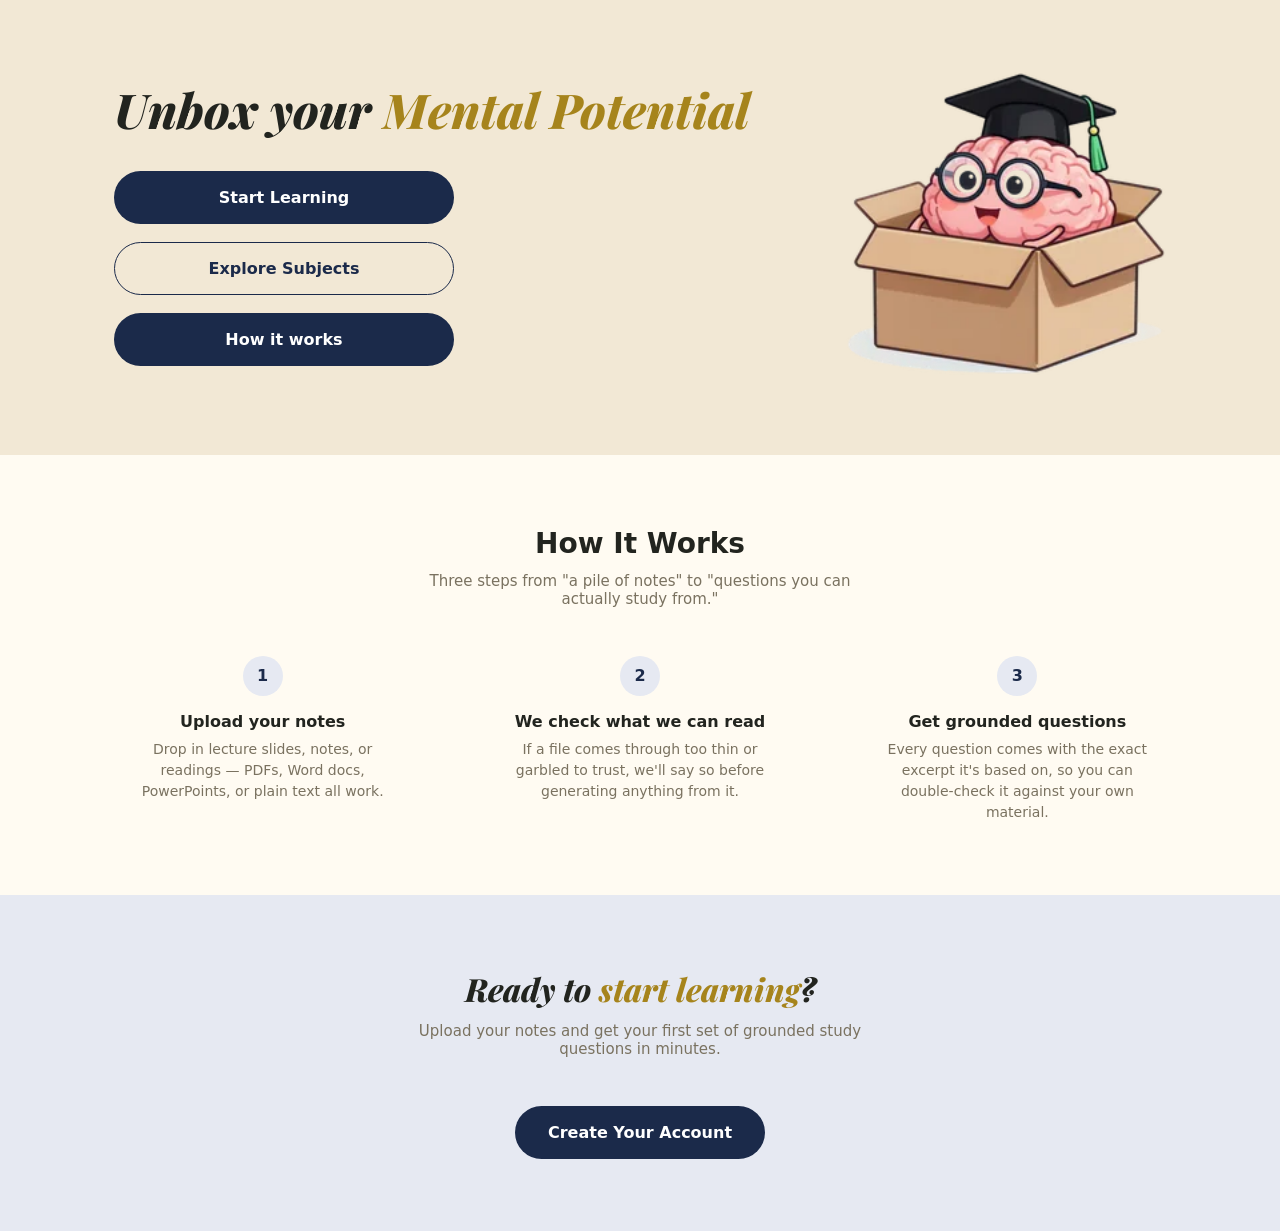
<file: frontend/index.html>
<!DOCTYPE html>
<html lang="en">
<head>
  <meta charset="UTF-8" />
  <meta name="viewport" content="width=device-width, initial-scale=1.0" />
  <title>BrainBoxEdu · Unbox Your Mental Potential</title>

  <!-- Playfair Display is only used for the big italic headline below --
       the rest of the site keeps its normal sans-serif font. Loading
       just the two weights/styles we actually use keeps this light. -->
  <link rel="preconnect" href="https://fonts.googleapis.com">
  <link rel="preconnect" href="https://fonts.gstatic.com" crossorigin>
  <link href="https://fonts.googleapis.com/css2?family=Playfair+Display:ital,wght@1,700;1,800&display=swap" rel="stylesheet">

  <link rel="stylesheet" href="css/base.css" />
  <link rel="stylesheet" href="css/home.css" />
</head>
<body>

  <!-- No navbar on this page by design -- the hero below is the whole
       top of the page. (login.html and explore-subjects.html still
       have their own navbar to get back here.) -->
  <main>
    <section class="hero">
      <div class="hero-content">
        <h1 class="hero-title">
          Unbox your <span class="accent">Mental Potential</span>
        </h1>

        <div class="hero-actions">
          <a href="#get-started" class="btn btn-primary">Start Learning</a>
          <a href="explore-subjects.html" class="btn btn-outline">Explore Subjects</a>
          <a href="#how-it-works" class="btn btn-primary">How it works</a>
        </div>
      </div>

      <!-- The BrainBoxEdu mascot -- your own image, background removed
           so it sits cleanly on the page instead of showing a white box. -->
      <div class="hero-mascot">
        <img class="brainbox-mascot" alt="BrainBoxEdu mascot: a brain wearing glasses and a graduation cap, sitting in an open box" />
      </div>
    </section>

    <!-- ===================== HOW IT WORKS ===================== -->
    <!-- Scroll target for the "How it works" button above. -->
    <section class="how-it-works" id="how-it-works">
      <div class="how-it-works-inner">
        <h2 class="section-title">How It Works</h2>
        <p class="section-subtitle">
          Three steps from "a pile of notes" to "questions you can actually study from."
        </p>

        <div class="steps-grid">
          <div class="step-card">
            <div class="step-number">1</div>
            <h3 class="step-title">Upload your notes</h3>
            <p class="step-description">
              Drop in lecture slides, notes, or readings — PDFs, Word docs,
              PowerPoints, or plain text all work.
            </p>
          </div>

          <div class="step-card">
            <div class="step-number">2</div>
            <h3 class="step-title">We check what we can read</h3>
            <p class="step-description">
              If a file comes through too thin or garbled to trust, we'll
              say so before generating anything from it.
            </p>
          </div>

          <div class="step-card">
            <div class="step-number">3</div>
            <h3 class="step-title">Get grounded questions</h3>
            <p class="step-description">
              Every question comes with the exact excerpt it's based on,
              so you can double-check it against your own material.
            </p>
          </div>
        </div>
      </div>
    </section>

    <!-- ===================== GET STARTED (closing CTA) ===================== -->
    <!-- Scroll target for the hero's "Start Learning" button -- reveals
         this closing pitch before sending anyone to the actual login page. -->
    <section class="get-started" id="get-started">
      <div class="get-started-inner">
        <h2 class="get-started-title">
          Ready to <span class="accent">start learning</span>?
        </h2>
        <p class="section-subtitle">
          Upload your notes and get your first set of grounded study
          questions in minutes.
        </p>
        <a href="login.html" class="btn btn-primary btn-large">Create Your Account</a>
      </div>
    </section>
  </main>

  <script src="js/mascot-loader.js"></script>
</body>
</html>
</file>
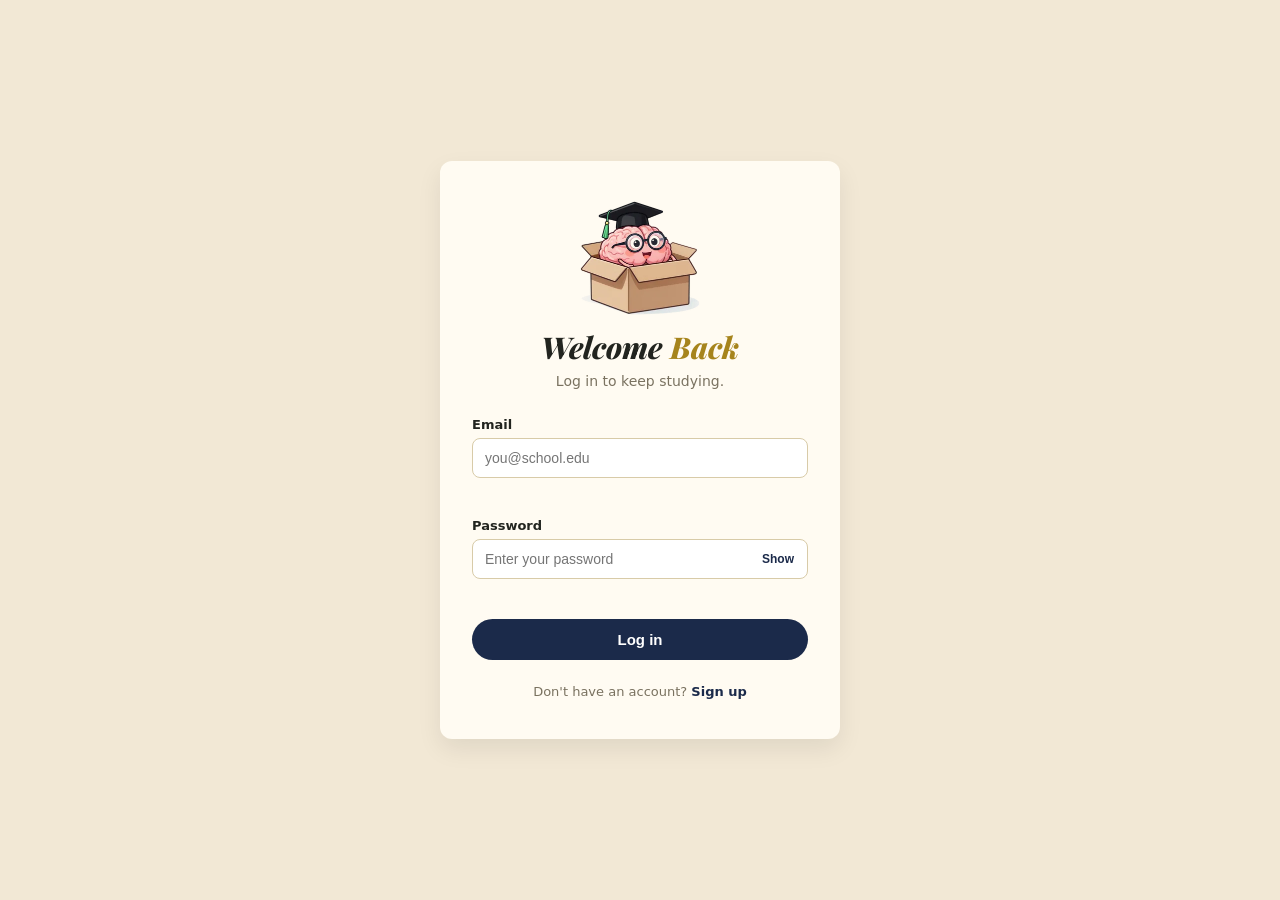
<file: frontend/dashboard.html>
<!DOCTYPE html>
<html lang="en">
<head>
  <meta charset="UTF-8" />
  <meta name="viewport" content="width=device-width, initial-scale=1.0" />
  <title>Study Session · BrainBoxEdu</title>

  <link rel="stylesheet" href="css/base.css" />
  <link rel="stylesheet" href="css/dashboard.css" />
</head>
<body>

  <header>
    <nav class="navbar">
      <a href="index.html" class="brand">
        <div class="brand-mark" aria-hidden="true">BB</div>
        <span class="brand-name">BrainBoxEdu</span>
      </a>

      <div class="navbar-actions">
        <button type="button" class="btn-text" id="logout-button">Log out</button>
      </div>
    </nav>
  </header>

  <main>
    <section class="dashboard">
      <div class="dashboard-inner">
        <h1 class="section-title">Your Study Session</h1>
        <p class="section-subtitle">
          Upload your notes and we'll turn them into study questions grounded
          in your own material.
        </p>

        <!-- ===================== STEP 1: UPLOAD ===================== -->
        <div class="dashboard-card" id="upload-card">
          <h2 class="card-title"><span class="step-number">1</span> Upload your notes</h2>
          <p class="card-hint">PDF, Word doc, PowerPoint, or plain text.</p>

          <form id="upload-form">
            <label class="file-drop" for="file-input" id="file-drop-label">
              <span id="file-drop-text">Choose a file…</span>
            </label>
            <input type="file" id="file-input" accept=".pdf,.docx,.pptx,.txt" hidden />

            <p class="field-error" id="upload-error"></p>

            <button type="submit" class="btn btn-primary" id="upload-button" disabled>
              Upload
            </button>
          </form>
        </div>

        <!-- ============ STEP 2: CONFIDENCE CHECK + GENERATE ============ -->
        <div class="dashboard-card" id="confidence-card" hidden>
          <h2 class="card-title"><span class="step-number">2</span> What we found</h2>

          <p class="uploaded-filename" id="confidence-filename"></p>

          <div class="confidence-row">
            <span class="confidence-badge" id="confidence-badge"></span>
            <p class="confidence-message" id="confidence-message"></p>
          </div>

          <div class="generate-controls">
            <label for="num-questions">Number of questions</label>
            <input type="number" id="num-questions" min="1" max="20" value="5" />
            <button type="button" class="btn btn-primary" id="generate-button">
              Generate Questions
            </button>
          </div>

          <p class="field-error" id="generate-error"></p>
        </div>

        <!-- ===================== STEP 3: QUESTIONS ===================== -->
        <div class="dashboard-card" id="questions-card" hidden>
          <h2 class="card-title"><span class="step-number">3</span> Your study questions</h2>

          <div id="questions-list"></div>

          <button type="button" class="btn btn-outline" id="upload-another-button">
            Upload a different file
          </button>
        </div>
      </div>
    </section>
  </main>

  <script src="js/dashboard.js"></script>
</body>
</html>
</file>
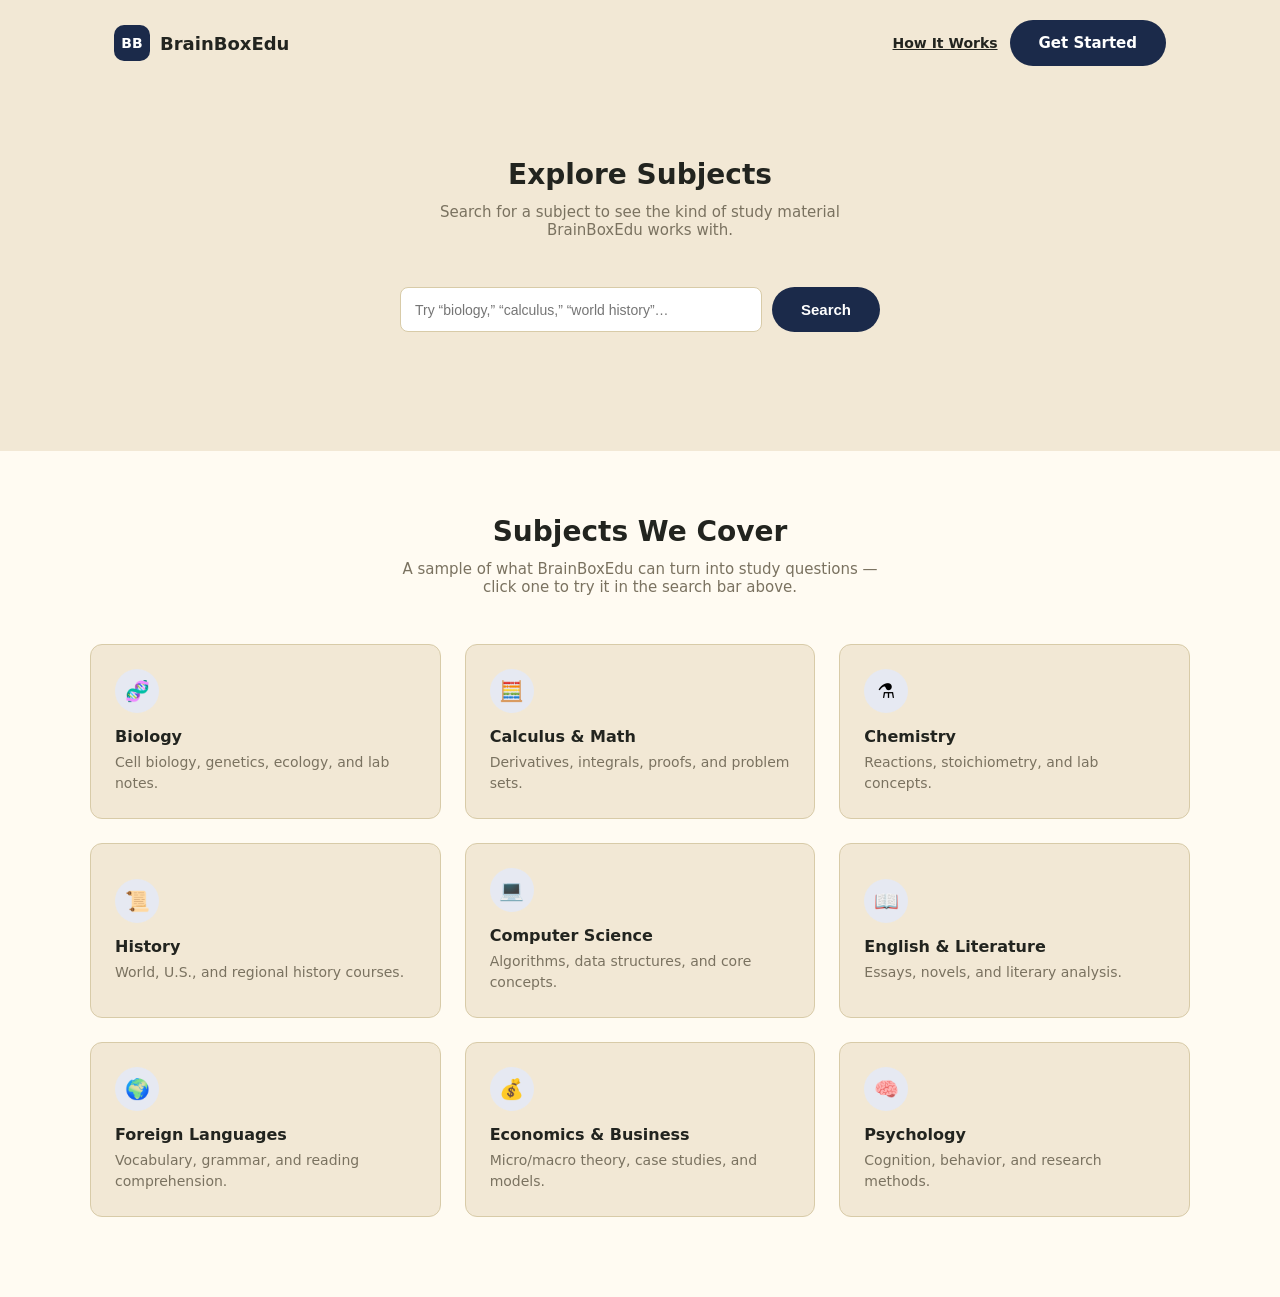
<file: frontend/explore-subjects.html>
<!DOCTYPE html>
<html lang="en">
<head>
  <meta charset="UTF-8" />
  <meta name="viewport" content="width=device-width, initial-scale=1.0" />
  <title>Explore Subjects · BrainBoxEdu</title>

  <link rel="stylesheet" href="css/base.css" />
  <link rel="stylesheet" href="css/home.css" />
</head>
<body>

  <header>
    <nav class="navbar">
      <a href="index.html" class="brand">
        <div class="brand-mark" aria-hidden="true">BB</div>
        <span class="brand-name">BrainBoxEdu</span>
      </a>

      <div class="navbar-actions">
        <a href="index.html#how-it-works" class="btn-text">How It Works</a>
        <a href="login.html" class="btn btn-primary">Get Started</a>
      </div>
    </nav>
  </header>

  <main>
    <section class="simple-page">
      <h1 class="section-title">Explore Subjects</h1>
      <p class="section-subtitle">
        Search for a subject to see the kind of study material BrainBoxEdu works with.
      </p>

      <!-- TODO(subjects-feature): this is a placeholder -- it doesn't
           search anything real yet. Wire this input + button up once
           there's an actual subjects list/endpoint to search against. -->
      <form class="search-bar" id="subject-search-form">
        <input
          type="text"
          id="subject-search-input"
          placeholder="Try “biology,” “calculus,” “world history”…"
          autocomplete="off"
        />
        <button type="submit" class="btn btn-primary">Search</button>
      </form>

      <p class="placeholder-note" id="placeholder-note"></p>
    </section>

    <!-- ===================== SUBJECTS OVERVIEW ===================== -->
    <section class="subjects-overview">
      <div class="subjects-overview-inner">
        <h2 class="section-title">Subjects We Cover</h2>
        <p class="section-subtitle">
          A sample of what BrainBoxEdu can turn into study questions —
          click one to try it in the search bar above.
        </p>

        <div class="subjects-grid">
          <button type="button" class="subject-card" data-subject="Biology">
            <div class="subject-icon">🧬</div>
            <h3 class="subject-name">Biology</h3>
            <p class="subject-description">Cell biology, genetics, ecology, and lab notes.</p>
          </button>

          <button type="button" class="subject-card" data-subject="Calculus & Math">
            <div class="subject-icon">🧮</div>
            <h3 class="subject-name">Calculus &amp; Math</h3>
            <p class="subject-description">Derivatives, integrals, proofs, and problem sets.</p>
          </button>

          <button type="button" class="subject-card" data-subject="Chemistry">
            <div class="subject-icon">⚗️</div>
            <h3 class="subject-name">Chemistry</h3>
            <p class="subject-description">Reactions, stoichiometry, and lab concepts.</p>
          </button>

          <button type="button" class="subject-card" data-subject="History">
            <div class="subject-icon">📜</div>
            <h3 class="subject-name">History</h3>
            <p class="subject-description">World, U.S., and regional history courses.</p>
          </button>

          <button type="button" class="subject-card" data-subject="Computer Science">
            <div class="subject-icon">💻</div>
            <h3 class="subject-name">Computer Science</h3>
            <p class="subject-description">Algorithms, data structures, and core concepts.</p>
          </button>

          <button type="button" class="subject-card" data-subject="English & Literature">
            <div class="subject-icon">📖</div>
            <h3 class="subject-name">English &amp; Literature</h3>
            <p class="subject-description">Essays, novels, and literary analysis.</p>
          </button>

          <button type="button" class="subject-card" data-subject="Foreign Languages">
            <div class="subject-icon">🌍</div>
            <h3 class="subject-name">Foreign Languages</h3>
            <p class="subject-description">Vocabulary, grammar, and reading comprehension.</p>
          </button>

          <button type="button" class="subject-card" data-subject="Economics & Business">
            <div class="subject-icon">💰</div>
            <h3 class="subject-name">Economics &amp; Business</h3>
            <p class="subject-description">Micro/macro theory, case studies, and models.</p>
          </button>

          <button type="button" class="subject-card" data-subject="Psychology">
            <div class="subject-icon">🧠</div>
            <h3 class="subject-name">Psychology</h3>
            <p class="subject-description">Cognition, behavior, and research methods.</p>
          </button>
        </div>
      </div>
    </section>
  </main>

  <script src="js/explore-subjects.js"></script>
</body>
</html>
</file>
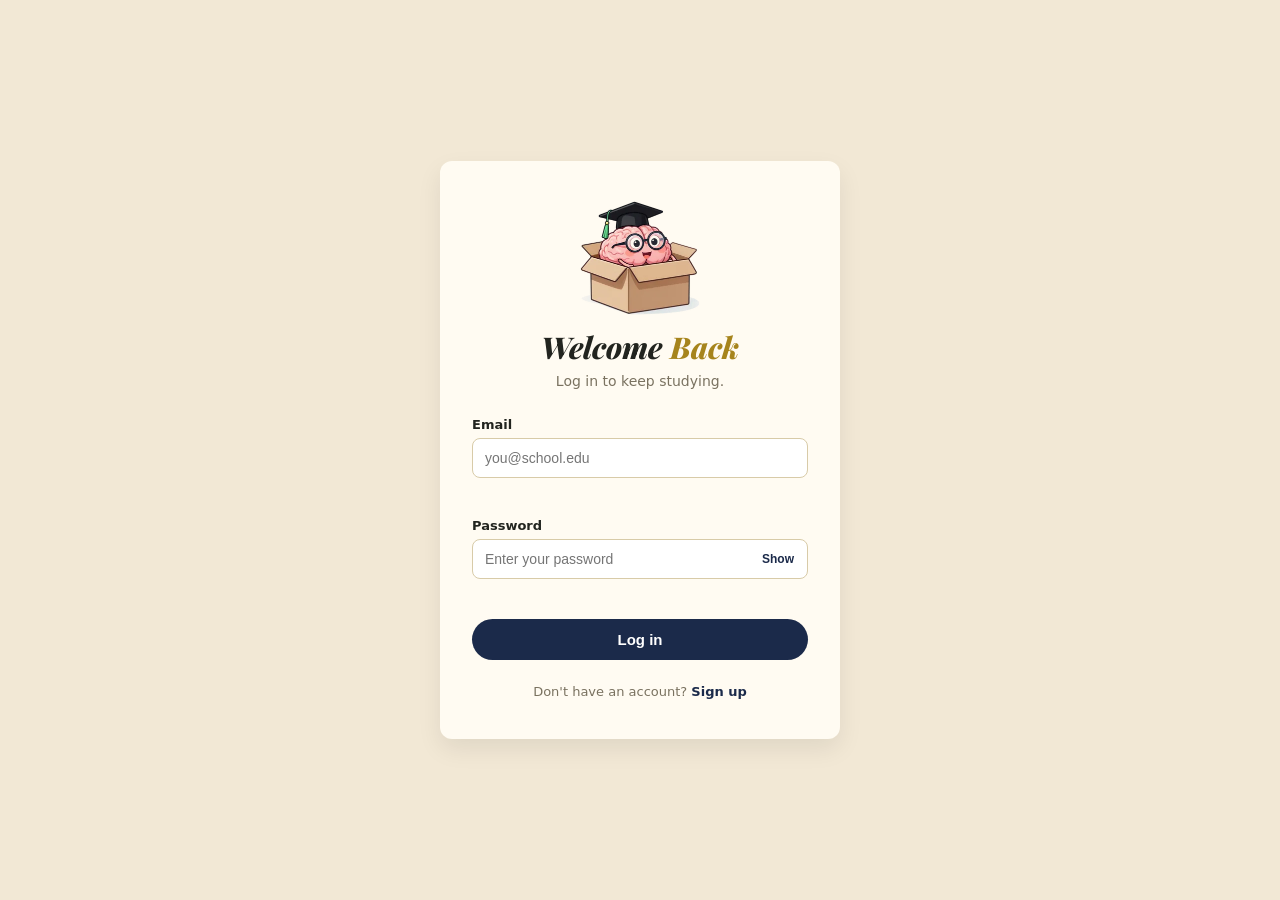
<file: frontend/login.html>
<!DOCTYPE html>
<html lang="en">
<head>
  <meta charset="UTF-8" />
  <meta name="viewport" content="width=device-width, initial-scale=1.0" />
  <title>Log in · BrainBoxEdu</title>

  <!-- Playfair Display is used for the "Welcome Back" headline below,
       matching the style of the welcome page's hero. -->
  <link rel="preconnect" href="https://fonts.googleapis.com">
  <link rel="preconnect" href="https://fonts.gstatic.com" crossorigin>
  <link href="https://fonts.googleapis.com/css2?family=Playfair+Display:ital,wght@1,700;1,800&display=swap" rel="stylesheet">

  <!-- base.css has the shared colors/reset/buttons/brand mark used on
       every page; auth.css has styles specific to this login-card
       layout. Loading base.css first means auth.css can rely on the
       variables and .brand styles it defines. -->
  <link rel="stylesheet" href="css/base.css" />
  <link rel="stylesheet" href="css/auth.css" />
</head>
<body>

  <main class="auth-page">
    <div class="auth-card">

      <!-- The mascot doubles as the way back to the welcome page,
           same job the small "BB" logo mark used to do. -->
      <a href="index.html" class="login-mascot-link">
        <img alt="BrainBoxEdu mascot" class="login-mascot brainbox-mascot" />
      </a>

      <h1 class="login-welcome">Welcome <span class="accent">Back</span></h1>
      <p class="auth-subtitle">Log in to keep studying.</p>

      <!-- novalidate turns off the browser's built-in validation popups
           so our own JS (js/login.js) can show matching, styled error
           messages instead -- otherwise you get two different-looking
           error systems fighting each other. -->
      <form id="login-form" novalidate>

        <div class="form-field">
          <label for="email">Email</label>
          <input
            type="email"
            id="email"
            name="email"
            placeholder="you@school.edu"
            autocomplete="email"
          />
          <p class="field-error" id="email-error"></p>
        </div>

        <div class="form-field">
          <label for="password">Password</label>
          <div class="password-wrapper">
            <input
              type="password"
              id="password"
              name="password"
              placeholder="Enter your password"
              autocomplete="current-password"
            />
            <button
              type="button"
              class="toggle-password"
              id="toggle-password"
              aria-label="Show password"
            >Show</button>
          </div>
          <p class="field-error" id="password-error"></p>
        </div>

        <!-- This is where a login-failed message goes (e.g. "wrong
             password") once this form is wired up to the real backend.
             It's hidden by default. -->
        <p class="form-error" id="form-error" hidden></p>

        <button type="submit" class="submit-button" id="submit-button">
          Log in
        </button>
      </form>

      <p class="auth-footer">
        Don't have an account?
        <a href="#" id="signup-link">Sign up</a>
      </p>

    </div>
  </main>

  <script src="js/login.js"></script>
  <script src="js/mascot-loader.js"></script>
</body>
</html>
</file>
<file: frontend/css/base.css>
/* ---------------------------------------------------------------
   base.css -- shared across every page (login, welcome, explore
   subjects, and whatever we build next). Colors, the CSS reset,
   reusable button styles, and the navbar/brand mark all live here
   ONCE so every page looks like the same product instead of each
   page accidentally drifting its own slightly-different blue.

   Page-specific files (auth.css, home.css) link this file first,
   then add only what's unique to that page.
   ----------------------------------------------------------------*/

:root {
  /* Classic-academic palette: navy + gold on a warm parchment
     background, instead of the cooler gray/white from before. */
  --color-primary: #1B2A4A;
  --color-primary-dark: #11192E;
  --color-primary-light: #E6E9F2;
  --color-gold: #C9A227;
  --color-gold-dark: #A6841C;
  --color-bg: #F2E8D5;
  --color-card: #FFFBF2;
  --color-text: #22241F;
  --color-text-muted: #7A7260;
  --color-border: #D8CBA8;
  --color-error: #DC2626;
  --radius: 12px;
  --max-content-width: 1100px;
}

* {
  box-sizing: border-box;
}

body {
  margin: 0;
  font-family: "Segoe UI", system-ui, -apple-system, sans-serif;
  background-color: var(--color-bg);
  color: var(--color-text);
}

/* Smooth-scrolls to in-page anchors, e.g. the "How It Works" nav
   link jumping to #how-it-works on the welcome page -- no JS needed
   for that to feel nice instead of an instant jump-cut. */
html {
  scroll-behavior: smooth;
}

a {
  color: inherit;
}

/* --- Reusable brand mark (logo + name), used in every page's navbar --- */

.brand {
  display: flex;
  align-items: center;
  gap: 10px;
  text-decoration: none;
}

.brand-mark {
  width: 36px;
  height: 36px;
  border-radius: 10px;
  background-color: var(--color-primary);
  color: white;
  font-weight: 700;
  font-size: 14px;
  display: flex;
  align-items: center;
  justify-content: center;
  flex-shrink: 0;
}

.brand-name {
  font-size: 18px;
  font-weight: 700;
  margin: 0;
  color: var(--color-text);
}

/* --- Reusable buttons --------------------------------------------------
   .btn is the base; add .btn-primary (solid) or .btn-outline (ghost)
   on top of it. Using the same two button styles everywhere means
   "Start Learning," "Get Started," and "Log in" all look related. */

.btn {
  display: inline-flex;
  align-items: center;
  justify-content: center;
  padding: 13px 28px;
  border-radius: 999px; /* fully-rounded "pill" buttons, matching the new design direction */
  font-size: 15px;
  font-weight: 600;
  cursor: pointer;
  text-decoration: none;
  border: 1.5px solid transparent;
  transition: background-color 0.15s ease, border-color 0.15s ease, color 0.15s ease;
}

.btn-primary {
  background-color: var(--color-primary);
  color: white;
}

.btn-primary:hover {
  background-color: var(--color-primary-dark);
}

.btn-outline {
  background-color: transparent;
  border-color: var(--color-primary);
  color: var(--color-primary);
}

.btn-outline:hover {
  background-color: var(--color-primary-light);
}

.btn-text {
  background: none;
  border: none;
  color: var(--color-text);
  font-weight: 600;
  font-size: 14px;
  cursor: pointer;
}

.btn-text:hover {
  color: var(--color-primary);
}

/* --- Shared navbar, used on welcome + explore-subjects (login's
   auth card has its own smaller brand treatment and no navbar) --- */

.navbar {
  display: flex;
  align-items: center;
  justify-content: space-between;
  /* Lets the brand and the nav buttons drop to their own line instead
     of overlapping when they don't both fit on one line (see the
     narrow-screen fix below). */
  flex-wrap: wrap;
  row-gap: 10px;
  max-width: var(--max-content-width);
  margin: 0 auto;
  padding: 20px 24px;
}

.brand {
  /* Without this, the flex container can shrink the brand's text
     and crowd it into whatever sits next to it instead of wrapping. */
  flex-shrink: 0;
}

.navbar-actions {
  display: flex;
  align-items: center;
  gap: 12px;
}

/* On narrow screens, the brand and buttons wrap onto two lines (via
   flex-wrap above) rather than overlapping or squeezing together. */
@media (max-width: 480px) {
  .navbar {
    padding: 16px;
  }
  .navbar-actions {
    gap: 8px;
    width: 100%;
    justify-content: flex-end;
  }
  .navbar-actions .btn,
  .navbar-actions .btn-text {
    padding: 9px 14px;
    font-size: 13px;
  }
}
</file>
<file: frontend/css/home.css>
/* ---------------------------------------------------------------
   home.css -- styles for the welcome/landing page (index.html) and
   reused by explore-subjects.html for a consistent feel. Shared
   variables, reset, buttons, brand mark, and navbar layout all come
   from base.css, loaded before this file.
   ----------------------------------------------------------------*/

/* --- Hero section -------------------------------------------------- */

/* This page has no navbar (by design -- the hero IS the top of the
   page), so give it some breathing room at the very top instead of
   the content butting up against the browser chrome. */
.hero {
  display: flex;
  align-items: center;
  justify-content: space-between;
  gap: 48px;
  max-width: var(--max-content-width);
  margin: 0 auto;
  padding: 72px 24px 80px;
}

.hero-content {
  flex: 1;
  min-width: 0; /* lets the text column shrink instead of forcing the mascot off-screen */
}

/* The headline uses a separate display font (Playfair Display,
   loaded in index.html's <head>) instead of the site's normal
   sans-serif -- a deliberate one-off for this one big, stylized line. */
.hero-title {
  font-family: "Playfair Display", Georgia, serif;
  font-style: italic;
  font-weight: 800;
  font-size: 48px;
  line-height: 1.2;
  margin: 0 0 32px;
}

.hero-title .accent {
  color: var(--color-gold-dark);
}

/* Three buttons, stacked and the same width, instead of a side-by-side row. */
.hero-actions {
  display: flex;
  flex-direction: column;
  align-items: stretch;
  gap: 18px;
  max-width: 340px;
}

.hero-actions .btn {
  padding: 16px 28px;
  font-size: 16px;
}

.hero-mascot {
  flex-shrink: 0;
  width: 320px;
}

.hero-mascot img {
  width: 100%;
  height: auto;
  display: block;
  transform: scaleX(-1); /* mirrors the mascot to face the other way, just on this page */
}

/* Below this width, stack the mascot above the text instead of
   squeezing both into a cramped side-by-side row. */
@media (max-width: 860px) {
  .hero {
    flex-direction: column;
    text-align: center;
    padding: 48px 20px 56px;
  }
  .hero-mascot {
    order: -1; /* mascot first visually, even though it's second in the HTML */
    width: 240px;
  }
  .hero-actions {
    margin: 0 auto;
  }
}

@media (max-width: 480px) {
  .hero-title {
    font-size: 34px;
  }
}

/* --- How It Works section ------------------------------------------- */

.how-it-works {
  background-color: var(--color-card);
  padding: 72px 24px;
}

.how-it-works-inner {
  max-width: var(--max-content-width);
  margin: 0 auto;
}

.section-title {
  text-align: center;
  font-size: 28px;
  font-weight: 800;
  margin: 0 0 12px;
}

.section-subtitle {
  text-align: center;
  color: var(--color-text-muted);
  font-size: 15px;
  max-width: 480px;
  margin: 0 auto 48px;
}

.steps-grid {
  display: grid;
  grid-template-columns: repeat(3, 1fr);
  gap: 32px;
}

@media (max-width: 760px) {
  .steps-grid {
    grid-template-columns: 1fr;
    gap: 28px;
  }
}

.step-card {
  text-align: center;
}

.step-number {
  width: 40px;
  height: 40px;
  border-radius: 50%;
  background-color: var(--color-primary-light);
  color: var(--color-primary);
  font-weight: 700;
  font-size: 16px;
  display: flex;
  align-items: center;
  justify-content: center;
  margin: 0 auto 16px;
}

.step-title {
  font-size: 16px;
  font-weight: 700;
  margin: 0 0 8px;
}

.step-description {
  font-size: 14px;
  color: var(--color-text-muted);
  line-height: 1.5;
  max-width: 280px;
  margin: 0 auto;
}

/* --- Shared "simple page" layout, used by explore-subjects.html ----- */

.simple-page {
  max-width: 640px;
  margin: 0 auto;
  padding: 72px 24px;
  text-align: center;
}

.search-bar {
  display: flex;
  gap: 10px;
  margin: 32px auto 0;
  max-width: 480px;
}

.search-bar input {
  flex: 1;
  padding: 12px 14px;
  border: 1px solid var(--color-border);
  border-radius: 8px;
  font-size: 14px;
  outline: none;
}

.search-bar input:focus {
  border-color: var(--color-primary);
  box-shadow: 0 0 0 3px rgba(79, 70, 229, 0.15);
}

/* --- Closing "Get Started" CTA section, scroll target for the hero's
   "Start Learning" button --- */

.get-started {
  background-color: var(--color-primary-light);
  padding: 72px 24px;
  text-align: center;
}

.get-started-inner {
  max-width: 560px;
  margin: 0 auto;
}

.get-started-title {
  font-family: "Playfair Display", Georgia, serif;
  font-style: italic;
  font-weight: 800;
  font-size: 32px;
  margin: 0 0 12px;
}

.get-started-title .accent {
  color: var(--color-gold-dark);
}

.btn-large {
  padding: 16px 32px;
  font-size: 16px;
}

.placeholder-note {
  margin-top: 16px;
  font-size: 13px;
  color: var(--color-text-muted);
  min-height: 18px; /* reserves space so the "coming soon" message doesn't shift the layout when it appears */
}

/* --- Subjects overview grid (Explore Subjects page) --- */

.subjects-overview {
  background-color: var(--color-card);
  padding: 64px 24px 80px;
}

.subjects-overview-inner {
  max-width: var(--max-content-width);
  margin: 0 auto;
}

.subjects-grid {
  display: grid;
  grid-template-columns: repeat(3, 1fr);
  gap: 24px;
  margin-top: 48px;
}

@media (max-width: 760px) {
  .subjects-grid {
    grid-template-columns: 1fr;
  }
}

/* Each card is a real <button> (so it's keyboard- and
   screen-reader-friendly) styled to look like a card, not a button. */
.subject-card {
  display: block;
  width: 100%;
  text-align: left;
  background-color: var(--color-bg);
  border: 1px solid var(--color-border);
  border-radius: var(--radius);
  padding: 24px;
  cursor: pointer;
  font-family: inherit;
  transition: border-color 0.15s ease, transform 0.15s ease;
}

.subject-card:hover {
  border-color: var(--color-primary);
  transform: translateY(-2px);
}

.subject-icon {
  width: 44px;
  height: 44px;
  border-radius: 50%;
  background-color: var(--color-primary-light);
  font-size: 20px;
  display: flex;
  align-items: center;
  justify-content: center;
  margin-bottom: 14px;
}

.subject-name {
  font-size: 16px;
  font-weight: 700;
  margin: 0 0 6px;
  color: var(--color-text);
}

.subject-description {
  font-size: 14px;
  color: var(--color-text-muted);
  line-height: 1.5;
  margin: 0;
}
</file>
<file: frontend/css/dashboard.css>
/* ---------------------------------------------------------------
   dashboard.css -- the post-login study session page: upload a
   file, see the confidence check, generate questions, view them.
   Shared variables, reset, and .brand/.btn styles live in base.css
   (loaded before this file).
   ----------------------------------------------------------------*/

.dashboard {
  max-width: 720px;
  margin: 0 auto;
  padding: 24px 24px 80px;
}

.dashboard-inner .section-title {
  margin-bottom: 4px;
}

.dashboard-inner .section-subtitle {
  margin-top: 0;
  margin-bottom: 32px;
}

.dashboard-card {
  background-color: var(--color-card);
  border: 1px solid var(--color-border);
  border-radius: var(--radius);
  padding: 28px;
  margin-bottom: 20px;
}

.card-title {
  display: flex;
  align-items: center;
  gap: 10px;
  font-size: 18px;
  margin: 0 0 6px;
}

.step-number {
  display: inline-flex;
  align-items: center;
  justify-content: center;
  width: 24px;
  height: 24px;
  border-radius: 50%;
  background-color: var(--color-primary);
  color: white;
  font-size: 13px;
  font-weight: 700;
  flex-shrink: 0;
}

.card-hint {
  color: var(--color-text-muted);
  font-size: 13px;
  margin: 0 0 18px;
}

/* --- Upload --- */

.file-drop {
  display: flex;
  align-items: center;
  justify-content: center;
  min-height: 90px;
  border: 1.5px dashed var(--color-border);
  border-radius: 10px;
  color: var(--color-text-muted);
  font-size: 14px;
  text-align: center;
  padding: 16px;
  cursor: pointer;
  transition: border-color 0.15s ease, background-color 0.15s ease;
  margin-bottom: 16px;
}

.file-drop:hover,
.file-drop.has-file {
  border-color: var(--color-primary);
  background-color: var(--color-primary-light);
  color: var(--color-text);
}

/* --- Confidence check --- */

.uploaded-filename {
  font-weight: 600;
  margin: 0 0 12px;
  word-break: break-word;
}

.confidence-row {
  display: flex;
  align-items: flex-start;
  gap: 10px;
  margin-bottom: 22px;
}

.confidence-badge {
  flex-shrink: 0;
  display: inline-flex;
  align-items: center;
  padding: 4px 12px;
  border-radius: 999px;
  font-size: 12px;
  font-weight: 700;
  text-transform: uppercase;
  letter-spacing: 0.02em;
}

.confidence-badge.high {
  background-color: #DCFCE7;
  color: #16A34A;
}

.confidence-badge.low {
  background-color: #FEF3C7;
  color: #B45309;
}

.confidence-message {
  margin: 2px 0 0;
  font-size: 13px;
  color: var(--color-text-muted);
}

.generate-controls {
  display: flex;
  flex-wrap: wrap;
  align-items: center;
  gap: 12px;
}

.generate-controls label {
  font-size: 13px;
  font-weight: 600;
}

.generate-controls input[type="number"] {
  width: 70px;
  padding: 9px 10px;
  border: 1px solid var(--color-border);
  border-radius: 8px;
  font-size: 14px;
}

/* --- Questions list --- */

.question-item {
  border-top: 1px solid var(--color-border);
  padding: 18px 0;
}

.question-item:first-child {
  border-top: none;
  padding-top: 0;
}

.question-text {
  font-weight: 600;
  margin: 0 0 10px;
}

.reveal-answer-btn {
  padding: 0;
  margin-bottom: 10px;
}

.answer-block {
  background-color: var(--color-primary-light);
  border-radius: 8px;
  padding: 12px 14px;
}

.answer-text {
  margin: 0 0 10px;
}

.source-excerpt {
  margin: 0;
  padding-left: 12px;
  border-left: 3px solid var(--color-gold);
  color: var(--color-text-muted);
  font-size: 13px;
  font-style: italic;
}

#upload-another-button {
  margin-top: 20px;
}

/* --- Shared loading/error bits --- */

.field-error {
  color: var(--color-error);
  font-size: 13px;
  margin: 0 0 14px;
  min-height: 14px;
}
</file>
<file: frontend/css/auth.css>
/* ---------------------------------------------------------------
   auth.css -- styles specific to the login/signup-style pages.
   Shared variables, reset, and the .brand styles live in base.css
   (loaded before this file), so this file only has what's unique
   to the centered-card auth layout.
   ----------------------------------------------------------------*/

.auth-page {
  min-height: 100vh;
  display: flex;
  align-items: center;
  justify-content: center;
  padding: 24px;
}

.auth-card {
  background-color: var(--color-card);
  border-radius: var(--radius);
  box-shadow: 0 10px 25px rgba(0, 0, 0, 0.08);
  padding: 40px 32px;
  width: 100%;
  max-width: 400px;
}

.login-mascot-link {
  display: block;
  width: 120px;
  margin: 0 auto 12px;
}

.login-mascot {
  width: 100%;
  height: auto;
  display: block;
}

.login-welcome {
  font-family: "Playfair Display", Georgia, serif;
  font-style: italic;
  font-weight: 800;
  font-size: 30px;
  text-align: center;
  margin: 0 0 6px;
}

.login-welcome .accent {
  color: var(--color-gold-dark);
}

.auth-subtitle {
  text-align: center;
  color: var(--color-text-muted);
  margin: 0 0 28px;
  font-size: 14px;
}

.form-field {
  margin-bottom: 20px;
}

.form-field label {
  display: block;
  font-size: 13px;
  font-weight: 600;
  margin-bottom: 6px;
}

.form-field input {
  width: 100%;
  padding: 11px 12px;
  border: 1px solid var(--color-border);
  border-radius: 8px;
  font-size: 14px;
  outline: none;
  transition: border-color 0.15s ease, box-shadow 0.15s ease;
}

.form-field input:focus {
  border-color: var(--color-primary);
  box-shadow: 0 0 0 3px rgba(79, 70, 229, 0.15);
}

.form-field input.invalid {
  border-color: var(--color-error);
}

.field-error {
  color: var(--color-error);
  font-size: 12px;
  margin: 6px 0 0;
  min-height: 14px;
}

.password-wrapper {
  position: relative;
  display: flex;
}

.password-wrapper input {
  flex: 1;
  padding-right: 60px;
}

.toggle-password {
  position: absolute;
  right: 8px;
  top: 50%;
  transform: translateY(-50%);
  background: none;
  border: none;
  color: var(--color-primary);
  font-size: 12px;
  font-weight: 600;
  cursor: pointer;
  padding: 4px 6px;
}

.toggle-password:hover {
  color: var(--color-primary-dark);
}

.form-error {
  background-color: #FEF2F2;
  color: var(--color-error);
  border: 1px solid #FECACA;
  border-radius: 8px;
  padding: 10px 12px;
  font-size: 13px;
  margin: 0 0 16px;
}

.submit-button {
  width: 100%;
  padding: 12px;
  background-color: var(--color-primary);
  color: white;
  border: none;
  border-radius: 999px;
  font-size: 15px;
  font-weight: 600;
  cursor: pointer;
  transition: background-color 0.15s ease;
}

.submit-button:hover:not(:disabled) {
  background-color: var(--color-primary-dark);
}

.submit-button:disabled {
  background-color: #A5A6F0;
  cursor: not-allowed;
}

.auth-footer {
  text-align: center;
  font-size: 13px;
  color: var(--color-text-muted);
  margin: 24px 0 0;
}

.auth-footer a {
  color: var(--color-primary);
  text-decoration: none;
  font-weight: 600;
}

.auth-footer a:hover {
  text-decoration: underline;
}

.success-state {
  text-align: center;
  padding: 12px 0;
}

.success-state .checkmark {
  width: 48px;
  height: 48px;
  border-radius: 50%;
  background-color: #DCFCE7;
  color: #16A34A;
  font-size: 24px;
  display: flex;
  align-items: center;
  justify-content: center;
  margin: 0 auto 16px;
}

.success-state p {
  color: var(--color-text-muted);
  font-size: 14px;
}
</file>
